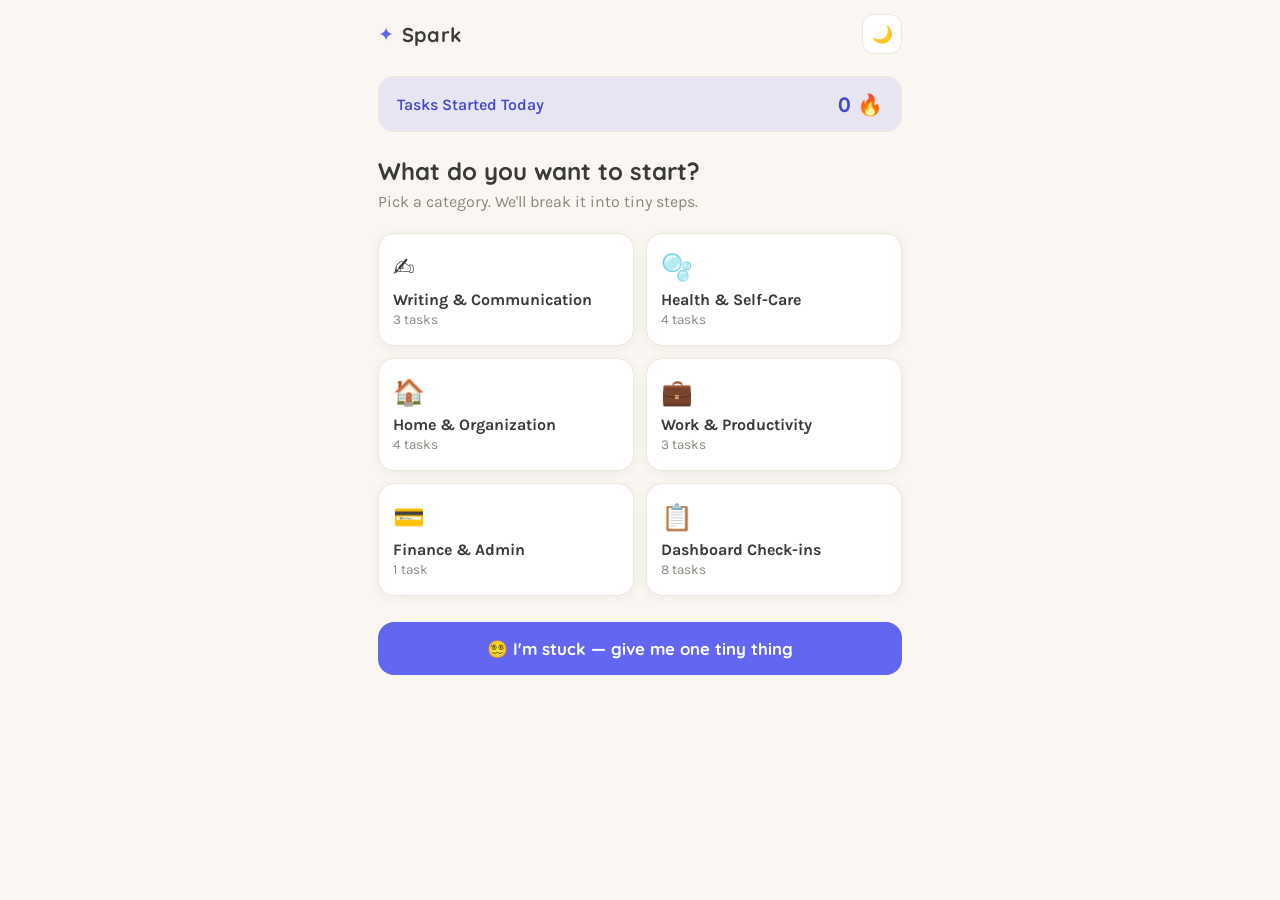
<file: SPARK/index.html>
<!DOCTYPE html>
<html lang="en">
<head>
  <meta charset="UTF-8">
  <meta name="viewport" content="width=device-width, initial-scale=1.0, viewport-fit=cover">
  <meta name="theme-color" content="#FAF7F2" id="theme-color-meta">
  <meta name="description" content="Spark — a gentle 'just start' tool that breaks tasks into tiny timed steps.">
  <title>Spark — Just Start</title>
  <link rel="manifest" href="manifest.json">
  <link rel="apple-touch-icon" sizes="180x180" href="icons/apple-touch-icon.png">
  <link rel="icon" type="image/png" sizes="32x32" href="icons/favicon-32.png">
  <link rel="icon" type="image/png" sizes="16x16" href="icons/favicon-16.png">
  <link rel="icon" href="icons/favicon.ico" sizes="any">
  <link rel="mask-icon" href="icons/safari-pinned-tab.svg" color="#6366F1">
  <meta name="apple-mobile-web-app-capable" content="yes">
  <meta name="apple-mobile-web-app-status-bar-style" content="default">
  <meta name="apple-mobile-web-app-title" content="Spark">
  <link rel="preconnect" href="https://fonts.googleapis.com">
  <link rel="preconnect" href="https://fonts.gstatic.com" crossorigin>
  <link href="https://fonts.googleapis.com/css2?family=Quicksand:wght@500;600;700&family=Karla:wght@400;500;600;700&display=swap" rel="stylesheet">
  <link rel="stylesheet" href="styles.css">
</head>
<body>

  <header class="app-header">
    <button class="header-btn" id="back-btn" aria-label="Go back" hidden>&larr;</button>
    <div class="brand" id="brand">
      <span class="brand-mark" aria-hidden="true">✦</span>
      <span class="brand-name">Spark</span>
    </div>
    <button class="header-btn" id="theme-toggle" aria-label="Toggle dark mode">🌙</button>
  </header>

  <div class="confetti-container" id="confetti" aria-hidden="true"></div>

  <main id="app">

    <!-- HOME -->
    <section class="screen" id="screen-home" data-screen="home">
      <div class="streak-banner" id="streak-banner">
        <span class="streak-label">Tasks Started Today</span>
        <span class="streak-count"><span id="streak-num">0</span> 🔥</span>
      </div>

      <h1 class="screen-title">What do you want to start?</h1>
      <p class="screen-subtitle">Pick a category. We'll break it into tiny steps.</p>

      <div class="category-grid" id="category-grid">
        <!-- populated by app.js -->
      </div>

      <button class="stuck-btn" id="stuck-btn">
        😵‍💫 I'm stuck — give me one tiny thing
      </button>
    </section>

    <!-- CATEGORY -->
    <section class="screen" id="screen-category" data-screen="category" hidden>
      <h1 class="screen-title" id="category-title">Category</h1>
      <div class="task-list" id="task-list">
        <!-- populated by app.js -->
      </div>
    </section>

    <!-- TASK DETAIL -->
    <section class="screen" id="screen-task" data-screen="task" hidden>
      <h1 class="screen-title task-title" id="task-title">Task</h1>

      <div class="progress-wrap" aria-label="Task progress">
        <div class="progress-bar"><div class="progress-fill" id="progress-fill"></div></div>
        <span class="progress-text" id="progress-text">Step 1 of 5</span>
      </div>

      <div class="step-card">
        <p class="step-text" id="step-text">Step text goes here.</p>

        <div class="timer-ring-wrap" id="timer-ring-wrap">
          <svg class="timer-ring" viewBox="0 0 200 200" aria-hidden="true">
            <circle class="ring-track" cx="100" cy="100" r="88"/>
            <circle class="ring-progress" id="ring-progress" cx="100" cy="100" r="88"/>
          </svg>
          <div class="timer-readout">
            <div class="timer-time" id="timer-display">
              <input class="time-input" id="min-input" type="text" inputmode="numeric" maxlength="2" value="1" aria-label="Minutes"><span class="time-colon">:</span><input class="time-input" id="sec-input" type="text" inputmode="numeric" maxlength="2" value="00" aria-label="Seconds">
            </div>
            <span class="timer-hint" id="timer-hint">tap time to edit</span>
          </div>
        </div>

        <div class="timer-controls">
          <button class="timer-adjust" id="minus-btn" aria-label="Subtract 30 seconds">−30s</button>
          <button class="timer-start" id="start-btn">Start</button>
          <button class="timer-adjust" id="plus-btn" aria-label="Add 30 seconds">+30s</button>
        </div>
        <button class="timer-reset" id="reset-btn">↺ Reset timer</button>

        <p class="motivation" id="step-motivation">"Starting is the hardest part."</p>
      </div>

      <div class="step-nav">
        <button class="btn-secondary" id="skip-btn">Skip step</button>
        <button class="btn-primary" id="next-btn">Next step →</button>
      </div>

      <p class="timer-note">💡 For best results, keep Spark open while your timer runs.</p>
    </section>

    <!-- TASK COMPLETE -->
    <section class="screen" id="screen-done" data-screen="done" hidden>
      <div class="done-card">
        <div class="done-emoji" aria-hidden="true">🎉</div>
        <h1 class="screen-title">You did it!</h1>
        <p class="screen-subtitle">You finished every step. That was real.</p>
        <button class="btn-primary" id="done-home-btn">Back home</button>
      </div>
    </section>

    <!-- STUCK -->
    <section class="screen" id="screen-stuck" data-screen="stuck" hidden>
      <div class="stuck-card">
        <p class="stuck-eyebrow">One tiny thing. Nothing more.</p>
        <p class="stuck-phrase" id="stuck-phrase">Loading…</p>
        <button class="btn-secondary" id="reroll-btn">🎲 Give me a different one</button>
      </div>
    </section>

  </main>

  <script src="tasks.js"></script>
  <script src="app.js"></script>
</body>
</html>
</file>
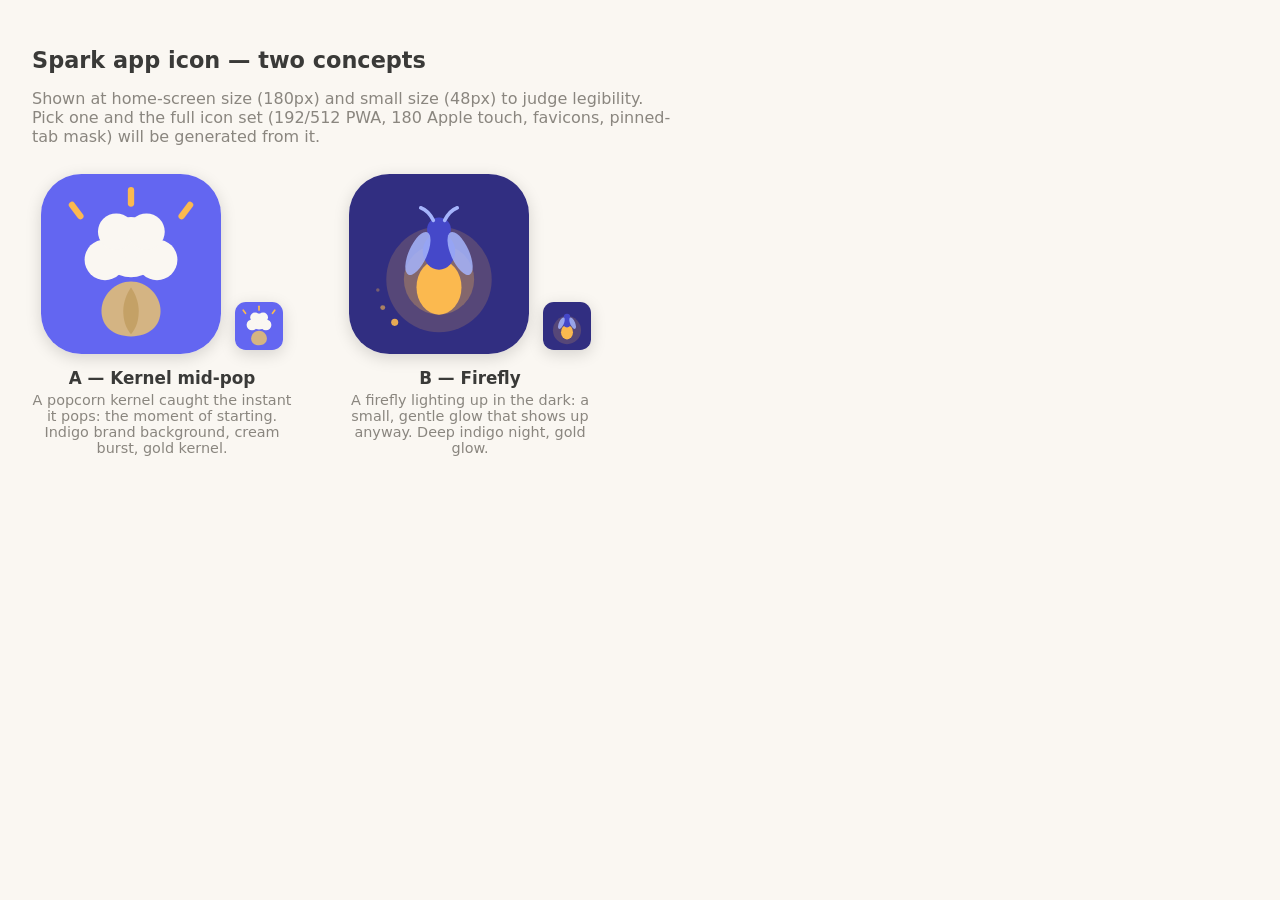
<file: SPARK/icon-concepts.html>
<!DOCTYPE html>
<html lang="en">
<head>
<meta charset="UTF-8">
<meta name="viewport" content="width=device-width, initial-scale=1">
<title>Spark — Icon Concepts</title>
<style>
  body { font-family: system-ui, sans-serif; background: #FAF7F2; color: #3A3A38; margin: 0; padding: 32px; }
  h1 { font-size: 1.4rem; }
  p.note { color: #8A867F; max-width: 640px; }
  .concepts { display: flex; gap: 48px; flex-wrap: wrap; margin-top: 28px; }
  .concept { text-align: center; }
  .concept h2 { font-size: 1.05rem; margin: 14px 0 4px; }
  .concept p { color: #8A867F; font-size: 0.9rem; max-width: 260px; margin: 0 auto; }
  .sizes { display: flex; align-items: flex-end; gap: 14px; justify-content: center; }
  svg { border-radius: 22.5%; box-shadow: 0 4px 16px rgba(0,0,0,0.15); }
  .small svg { border-radius: 22.5%; }
</style>
</head>
<body>
<h1>Spark app icon — two concepts</h1>
<p class="note">Shown at home-screen size (180px) and small size (48px) to judge legibility. Pick one and the full icon set (192/512 PWA, 180 Apple touch, favicons, pinned-tab mask) will be generated from it.</p>

<div class="concepts">

  <div class="concept">
    <div class="sizes">
      <!-- Concept A: kernel-mid-pop -->
      <svg width="180" height="180" viewBox="0 0 512 512" xmlns="http://www.w3.org/2000/svg">
        <rect width="512" height="512" fill="#6366F1"/>
        <!-- pop burst -->
        <g fill="#FAF7F2">
          <circle cx="256" cy="208" r="86"/>
          <circle cx="182" cy="244" r="58"/>
          <circle cx="330" cy="244" r="58"/>
          <circle cx="214" cy="164" r="52"/>
          <circle cx="300" cy="164" r="52"/>
        </g>
        <!-- kernel below -->
        <path d="M256 462c-52 0-84-30-84-72 0-46 40-84 84-84s84 38 84 84c0 42-32 72-84 72z" fill="#D4B483"/>
        <path d="M256 322c-14 22-22 44-22 68 0 28 8 50 22 66 14-16 22-38 22-66 0-24-8-46-22-68z" fill="#B8934F" opacity="0.55"/>
        <!-- spark lines -->
        <g stroke="#FBB94F" stroke-width="18" stroke-linecap="round">
          <line x1="112" y1="120" x2="88" y2="88"/>
          <line x1="400" y1="120" x2="424" y2="88"/>
          <line x1="256" y1="84" x2="256" y2="46"/>
        </g>
      </svg>
      <span class="small">
      <svg width="48" height="48" viewBox="0 0 512 512" xmlns="http://www.w3.org/2000/svg">
        <rect width="512" height="512" fill="#6366F1"/>
        <g fill="#FAF7F2"><circle cx="256" cy="208" r="86"/><circle cx="182" cy="244" r="58"/><circle cx="330" cy="244" r="58"/><circle cx="214" cy="164" r="52"/><circle cx="300" cy="164" r="52"/></g>
        <path d="M256 462c-52 0-84-30-84-72 0-46 40-84 84-84s84 38 84 84c0 42-32 72-84 72z" fill="#D4B483"/>
        <g stroke="#FBB94F" stroke-width="18" stroke-linecap="round"><line x1="112" y1="120" x2="88" y2="88"/><line x1="400" y1="120" x2="424" y2="88"/><line x1="256" y1="84" x2="256" y2="46"/></g>
      </svg>
      </span>
    </div>
    <h2>A — Kernel mid-pop</h2>
    <p>A popcorn kernel caught the instant it pops: the moment of starting. Indigo brand background, cream burst, gold kernel.</p>
  </div>

  <div class="concept">
    <div class="sizes">
      <!-- Concept B: firefly -->
      <svg width="180" height="180" viewBox="0 0 512 512" xmlns="http://www.w3.org/2000/svg">
        <rect width="512" height="512" fill="#312E81"/>
        <!-- glow -->
        <circle cx="256" cy="300" r="150" fill="#FBB94F" opacity="0.18"/>
        <circle cx="256" cy="300" r="100" fill="#FBB94F" opacity="0.28"/>
        <!-- glowing abdomen -->
        <ellipse cx="256" cy="322" rx="64" ry="78" fill="#FBB94F"/>
        <!-- body + head -->
        <ellipse cx="256" cy="220" rx="46" ry="52" fill="#4548C9"/>
        <circle cx="256" cy="158" r="34" fill="#4548C9"/>
        <!-- wings -->
        <ellipse cx="196" cy="226" rx="26" ry="66" fill="#A5B4FC" opacity="0.85" transform="rotate(24 196 226)"/>
        <ellipse cx="316" cy="226" rx="26" ry="66" fill="#A5B4FC" opacity="0.85" transform="rotate(-24 316 226)"/>
        <!-- antennae -->
        <g stroke="#A5B4FC" stroke-width="10" stroke-linecap="round" fill="none">
          <path d="M240 132 Q226 104 204 96"/>
          <path d="M272 132 Q286 104 308 96"/>
        </g>
        <!-- flight trail -->
        <g fill="#FBB94F">
          <circle cx="130" cy="422" r="10" opacity="0.9"/>
          <circle cx="96" cy="380" r="7" opacity="0.6"/>
          <circle cx="82" cy="330" r="5" opacity="0.35"/>
        </g>
      </svg>
      <span class="small">
      <svg width="48" height="48" viewBox="0 0 512 512" xmlns="http://www.w3.org/2000/svg">
        <rect width="512" height="512" fill="#312E81"/>
        <circle cx="256" cy="300" r="150" fill="#FBB94F" opacity="0.18"/>
        <ellipse cx="256" cy="322" rx="64" ry="78" fill="#FBB94F"/>
        <ellipse cx="256" cy="220" rx="46" ry="52" fill="#4548C9"/>
        <circle cx="256" cy="158" r="34" fill="#4548C9"/>
        <ellipse cx="196" cy="226" rx="26" ry="66" fill="#A5B4FC" opacity="0.85" transform="rotate(24 196 226)"/>
        <ellipse cx="316" cy="226" rx="26" ry="66" fill="#A5B4FC" opacity="0.85" transform="rotate(-24 316 226)"/>
      </svg>
      </span>
    </div>
    <h2>B — Firefly</h2>
    <p>A firefly lighting up in the dark: a small, gentle glow that shows up anyway. Deep indigo night, gold glow.</p>
  </div>

</div>
</body>
</html>
</file>
<file: SPARK/styles.css>
/* Spark — Session 1 styles: tokens, layout, 4 screens (no timer logic yet) */

:root {
  --bg: #FAF7F2;
  --card: #FFFFFF;
  --card-elevated: #FFFFFF;
  --indigo: #6366F1;
  --indigo-dark: #4548C9;
  --indigo-light: rgba(99, 102, 241, 0.12);
  --gold: #D4B483;
  --lavender: #B8A9D9;
  --text: #3A3A38;
  --text-muted: #8A867F;
  --border: #EDE7DC;
  --shadow: 0 2px 12px rgba(58, 58, 56, 0.06);
}

:root[data-theme="dark"] {
  --bg: #0A0A0A;
  --card: #171717;
  --card-elevated: #262626;
  --indigo: #818CF8;
  --indigo-dark: #A5B4FC;
  --indigo-light: #262626;
  --gold: #FBB94F;
  --lavender: #B8A9D9;
  --text: #F9FAFB;
  --text-muted: #9CA3AF;
  --border: #333333;
  --shadow: 0 2px 12px rgba(0, 0, 0, 0.4);
}

* { box-sizing: border-box; margin: 0; padding: 0; }

html { -webkit-text-size-adjust: 100%; }

body {
  font-family: 'Karla', system-ui, sans-serif;
  background: var(--bg);
  color: var(--text);
  min-height: 100vh;
  transition: background 0.25s, color 0.25s;
}

h1, h2, h3, .brand-name, .streak-count, .timer-time {
  font-family: 'Quicksand', system-ui, sans-serif;
}

/* ---------- Header ---------- */
.app-header {
  display: flex;
  align-items: center;
  justify-content: space-between;
  padding: 14px 18px;
  max-width: 560px;
  margin: 0 auto;
}

.brand {
  display: flex;
  align-items: center;
  gap: 8px;
  cursor: pointer;
}

.brand-mark { color: var(--indigo); font-size: 1.2rem; }

.brand-name {
  font-weight: 700;
  font-size: 1.25rem;
  letter-spacing: 0.01em;
}

.header-btn {
  background: var(--card);
  border: 1px solid var(--border);
  border-radius: 12px;
  width: 40px;
  height: 40px;
  font-size: 1.05rem;
  color: var(--text);
  cursor: pointer;
  transition: transform 0.15s, background 0.25s;
}

.header-btn:hover { transform: scale(1.06); }
.header-btn:focus-visible,
button:focus-visible {
  outline: 2px solid var(--indigo);
  outline-offset: 2px;
}

/* ---------- Screens ---------- */
.screen {
  max-width: 560px;
  margin: 0 auto;
  padding: 8px 18px 40px;
  animation: screen-in 0.25s ease;
}

@keyframes screen-in {
  from { opacity: 0; transform: translateY(8px); }
  to   { opacity: 1; transform: none; }
}

.screen-title {
  font-size: 1.5rem;
  font-weight: 700;
  margin-bottom: 6px;
}

.screen-subtitle {
  color: var(--text-muted);
  margin-bottom: 22px;
}

/* ---------- Home ---------- */
.streak-banner {
  display: flex;
  align-items: center;
  justify-content: space-between;
  background: var(--indigo-light);
  border: 1px solid var(--border);
  border-radius: 16px;
  padding: 14px 18px;
  margin-bottom: 24px;
}

.streak-label { font-weight: 600; color: var(--indigo-dark); }

.streak-count { font-size: 1.3rem; font-weight: 700; color: var(--indigo-dark); }

.category-grid {
  display: grid;
  grid-template-columns: 1fr 1fr;
  gap: 12px;
  margin-bottom: 26px;
}

.category-card {
  background: var(--card);
  border: 1px solid var(--border);
  border-radius: 16px;
  padding: 18px 14px;
  text-align: left;
  cursor: pointer;
  font-family: inherit;
  color: var(--text);
  box-shadow: var(--shadow);
  transition: transform 0.15s, border-color 0.15s;
}

.category-card:hover { transform: translateY(-2px); border-color: var(--indigo); }

.category-emoji { font-size: 1.6rem; display: block; margin-bottom: 8px; }

.category-name {
  font-weight: 700;
  font-size: 1rem;
  display: block;
  margin-bottom: 3px;
}

.category-count { color: var(--text-muted); font-size: 0.85rem; }

.stuck-btn {
  width: 100%;
  background: var(--indigo);
  color: #fff;
  border: none;
  border-radius: 16px;
  padding: 16px;
  font-family: 'Quicksand', sans-serif;
  font-weight: 700;
  font-size: 1.05rem;
  cursor: pointer;
  transition: background 0.15s, transform 0.15s;
}

:root[data-theme="dark"] .stuck-btn { color: #0A0A0A; }

.stuck-btn:hover { background: var(--indigo-dark); transform: translateY(-1px); }
:root[data-theme="dark"] .stuck-btn:hover { color: #0A0A0A; }

/* ---------- Category screen ---------- */
.task-list { display: flex; flex-direction: column; gap: 12px; }

.task-card {
  background: var(--card);
  border: 1px solid var(--border);
  border-radius: 16px;
  padding: 16px 18px;
  cursor: pointer;
  text-align: left;
  font-family: inherit;
  color: var(--text);
  box-shadow: var(--shadow);
  transition: transform 0.15s, border-color 0.15s;
}

.task-card:hover { transform: translateY(-2px); border-color: var(--indigo); }

.task-card-title {
  font-family: 'Quicksand', sans-serif;
  font-weight: 700;
  font-size: 1.05rem;
  margin-bottom: 6px;
  display: block;
}

.task-card-meta {
  display: flex;
  align-items: center;
  gap: 10px;
  color: var(--text-muted);
  font-size: 0.88rem;
}

.difficulty-badge {
  border-radius: 999px;
  padding: 2px 10px;
  font-size: 0.78rem;
  font-weight: 700;
}

.difficulty-easy   { background: rgba(74, 222, 128, 0.18); color: #15803D; }
.difficulty-medium { background: rgba(251, 185, 79, 0.2);  color: #B45309; }
.difficulty-hard   { background: rgba(248, 113, 113, 0.18); color: #B91C1C; }

:root[data-theme="dark"] .difficulty-easy   { color: #4ADE80; }
:root[data-theme="dark"] .difficulty-medium { color: #FBB94F; }
:root[data-theme="dark"] .difficulty-hard   { color: #F87171; }

/* ---------- Task detail ---------- */
.task-title { margin-bottom: 14px; }

.progress-wrap { margin-bottom: 18px; }

.progress-bar {
  height: 8px;
  background: var(--indigo-light);
  border-radius: 999px;
  overflow: hidden;
  margin-bottom: 6px;
}

.progress-fill {
  height: 100%;
  width: 20%;
  background: var(--indigo);
  border-radius: 999px;
  transition: width 0.3s ease;
}

.progress-text { color: var(--text-muted); font-size: 0.85rem; }

.step-card {
  background: var(--card);
  border: 1px solid var(--border);
  border-radius: 20px;
  padding: 24px 20px;
  text-align: center;
  box-shadow: var(--shadow);
  margin-bottom: 18px;
}

.step-text {
  font-family: 'Quicksand', sans-serif;
  font-weight: 600;
  font-size: 1.15rem;
  margin-bottom: 20px;
}

.timer-ring-wrap {
  position: relative;
  width: 180px;
  height: 180px;
  margin: 0 auto 16px;
}

.timer-ring { width: 100%; height: 100%; transform: rotate(-90deg); }

.ring-track {
  fill: none;
  stroke: var(--indigo-light);
  stroke-width: 10;
}

.ring-progress {
  fill: none;
  stroke: var(--indigo);
  stroke-width: 10;
  stroke-linecap: round;
  stroke-dasharray: 553; /* 2πr, r=88 */
  stroke-dashoffset: 0;
}

.timer-readout {
  position: absolute;
  inset: 0;
  display: flex;
  flex-direction: column;
  align-items: center;
  justify-content: center;
  gap: 2px;
}

.timer-time {
  font-size: 2rem;
  font-weight: 700;
  display: flex;
  align-items: center;
}

.time-input {
  font-family: 'Quicksand', sans-serif;
  font-size: 2rem;
  font-weight: 700;
  width: 2.5ch;
  border: none;
  background: transparent;
  color: var(--text);
  text-align: center;
  padding: 0;
  border-radius: 8px;
  -moz-appearance: textfield;
  appearance: textfield;
}

.time-input::-webkit-outer-spin-button,
.time-input::-webkit-inner-spin-button {
  -webkit-appearance: none;
  margin: 0;
}

.time-input:focus {
  outline: none;
  background: var(--indigo-light);
}

#min-input { text-align: right; }
#sec-input { text-align: left; }

.time-colon { margin: 0 1px; }

.timer-hint { color: var(--text-muted); font-size: 0.75rem; }

.timer-ring-wrap.timer-done .ring-progress { stroke: var(--gold); }

.timer-ring-wrap.timer-done .timer-time,
.timer-ring-wrap.timer-done .time-input { color: var(--gold); }

@keyframes done-pulse {
  0%, 100% { transform: scale(1); }
  50% { transform: scale(1.04); }
}

.timer-ring-wrap.timer-done { animation: done-pulse 0.9s ease-in-out 3; }

.timer-controls {
  display: flex;
  justify-content: center;
  gap: 10px;
  margin-bottom: 18px;
}

.timer-adjust, .timer-start {
  font-family: 'Quicksand', sans-serif;
  font-weight: 700;
  border-radius: 12px;
  border: 1px solid var(--border);
  background: var(--card-elevated);
  color: var(--text);
  padding: 10px 16px;
  cursor: pointer;
}

.timer-start {
  background: var(--indigo);
  border-color: var(--indigo);
  color: #fff;
  padding: 10px 26px;
}

:root[data-theme="dark"] .timer-start { color: #0A0A0A; }

.timer-adjust:disabled, .timer-start:disabled { opacity: 0.5; cursor: not-allowed; }

.timer-reset {
  display: block;
  margin: 0 auto 18px;
  background: none;
  border: none;
  color: var(--text-muted);
  font-family: 'Karla', sans-serif;
  font-size: 0.85rem;
  cursor: pointer;
  padding: 4px 10px;
  border-radius: 8px;
}

.timer-reset:hover { color: var(--indigo); }

.motivation {
  color: var(--text-muted);
  font-style: italic;
  font-size: 0.95rem;
}

.step-nav {
  display: flex;
  gap: 12px;
  margin-bottom: 14px;
}

.btn-primary, .btn-secondary {
  flex: 1;
  font-family: 'Quicksand', sans-serif;
  font-weight: 700;
  font-size: 1rem;
  border-radius: 14px;
  padding: 14px;
  cursor: pointer;
  transition: transform 0.15s, background 0.15s;
}

.btn-primary {
  background: var(--indigo);
  border: 1px solid var(--indigo);
  color: #fff;
}

:root[data-theme="dark"] .btn-primary { color: #0A0A0A; }

.btn-primary:hover { background: var(--indigo-dark); transform: translateY(-1px); }

.btn-secondary {
  background: var(--card);
  border: 1px solid var(--border);
  color: var(--text);
}

.btn-secondary:hover { border-color: var(--indigo); transform: translateY(-1px); }

.timer-note {
  text-align: center;
  color: var(--text-muted);
  font-size: 0.82rem;
}

/* ---------- Done screen ---------- */
.done-card {
  text-align: center;
  padding-top: 60px;
}

.done-emoji { font-size: 3.5rem; margin-bottom: 14px; }

.done-card .btn-primary { max-width: 240px; margin: 18px auto 0; display: block; flex: none; width: 100%; }

/* ---------- Stuck screen ---------- */
.stuck-card {
  background: var(--card);
  border: 1px solid var(--border);
  border-radius: 20px;
  padding: 40px 24px;
  text-align: center;
  box-shadow: var(--shadow);
  margin-top: 30px;
}

.stuck-eyebrow {
  color: var(--gold);
  font-weight: 700;
  font-size: 0.85rem;
  text-transform: uppercase;
  letter-spacing: 0.08em;
  margin-bottom: 14px;
}

.stuck-phrase {
  font-family: 'Quicksand', sans-serif;
  font-weight: 600;
  font-size: 1.3rem;
  line-height: 1.45;
  margin-bottom: 26px;
}

.stuck-card .btn-secondary { flex: none; width: auto; padding: 12px 22px; }

/* ---------- Confetti (emoji .confetti-piece fall, same pattern as the dashboard) ---------- */
.confetti-container {
  position: fixed;
  inset: 0;
  pointer-events: none;
  overflow: hidden;
  z-index: 99;
}

.confetti-piece {
  position: absolute;
  top: -50px;
  font-size: 1.6rem;
  animation: confetti-fall linear forwards;
}

@keyframes confetti-fall {
  to {
    transform: translateY(115vh) rotate(720deg);
    opacity: 0.6;
  }
}

@media (prefers-reduced-motion: reduce) {
  * { animation: none !important; transition: none !important; }
}
</file>
